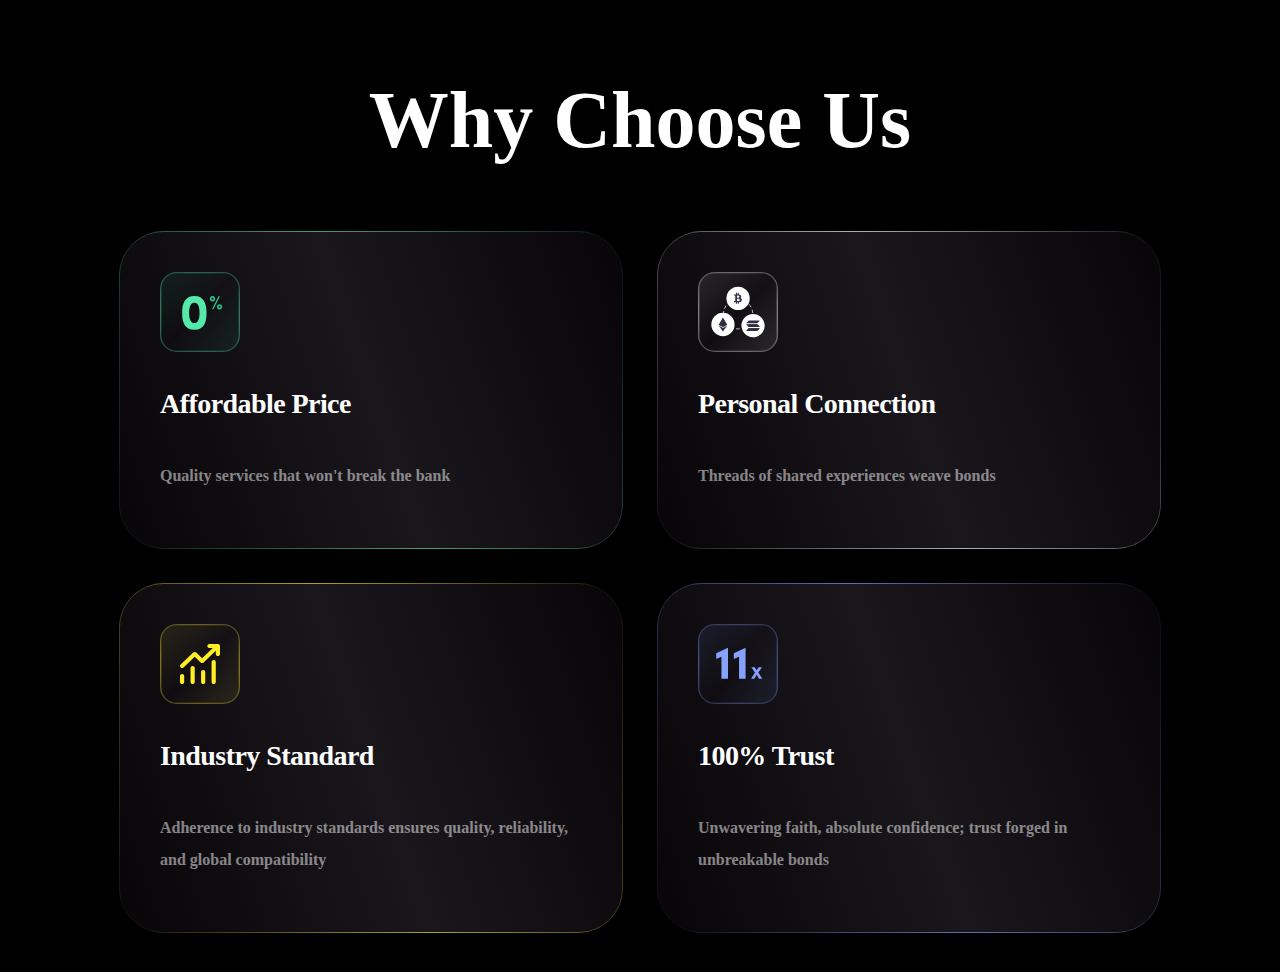
<file: service.html>
<!DOCTYPE html>
<html lang="en">
<head>
    <meta charset="UTF-8">
    <meta name="viewport" content="width=device-width, initial-scale=1.0">
    <title>RR-Service</title>
    <link rel="stylesheet" href="service.css">
</head>
<body>
    <div class="container">
        <p class="container-title">Why Choose Us<br></p>
      
        <div class="gradient-cards">
          <div class="card">
            <div class="container-card bg-green-box">
              <svg width="80" height="80" viewBox="0 0 120 120" fill="none" xmlns="http://www.w3.org/2000/svg">
                <rect x="1" y="1" width="118" height="118" rx="24" fill="url(#paint0_linear_1366_4547)" fill-opacity="0.15" stroke="url(#paint1_radial_1366_4547)" stroke-width="2"></rect>
                <path d="M33.2182 61.4C33.2182 75.425 37.2682 86.75 51.5932 86.75C65.9182 86.75 69.8182 75.425 69.8182 61.4C69.8182 47.225 65.9182 35.9 51.5932 35.9C37.2682 35.9 33.2182 47.225 33.2182 61.4ZM43.7182 61.4C43.7182 53.075 45.5932 46.1 51.5932 46.1C57.5182 46.1 59.3182 53.075 59.3182 61.4C59.3182 69.65 57.5182 76.55 51.5932 76.55C45.5932 76.55 43.7182 69.65 43.7182 61.4Z" fill="#54E8A9"></path>
                <path d="M87.7143 36.35L78.0543 56H80.1243L89.7843 36.35H87.7143ZM74.6943 40.16C74.6943 42.44 76.4043 44.15 78.6843 44.15C80.9343 44.15 82.7043 42.44 82.7043 40.16C82.7043 37.91 80.9343 36.14 78.6843 36.14C76.4043 36.14 74.6943 37.91 74.6943 40.16ZM77.1243 40.16C77.1243 39.29 77.7543 38.57 78.6843 38.57C79.5543 38.57 80.2743 39.29 80.2743 40.16C80.2743 41.09 79.5543 41.72 78.6843 41.72C77.7543 41.72 77.1243 41.09 77.1243 40.16ZM85.3143 52.31C85.3143 54.59 87.0243 56.3 89.3043 56.3C91.5543 56.3 93.3243 54.59 93.3243 52.31C93.3243 50.06 91.5543 48.29 89.3043 48.29C87.0243 48.29 85.3143 50.06 85.3143 52.31ZM87.7443 52.31C87.7443 51.44 88.3743 50.72 89.3043 50.72C90.1743 50.72 90.8943 51.44 90.8943 52.31C90.8943 53.24 90.1743 53.87 89.3043 53.87C88.3743 53.87 87.7443 53.24 87.7443 52.31Z" fill="#2FCB89"></path>
                <defs>
                  <linearGradient id="paint0_linear_1366_4547" x1="0.0063367" y1="0.168432" x2="120.853" y2="119.009" gradientUnits="userSpaceOnUse">
                    <stop stop-color="#2FCB89" stop-opacity="0.7"></stop>
                    <stop offset="0.489583" stop-color="#2FCB89" stop-opacity="0"></stop>
                    <stop offset="1" stop-color="#2FCB89" stop-opacity="0.7"></stop>
                  </linearGradient>
                  <radialGradient id="paint1_radial_1366_4547" cx="0" cy="0" r="1" gradientUnits="userSpaceOnUse" gradientTransform="translate(60 60) rotate(96.8574) scale(122.674 149.921)">
                    <stop stop-color="#54E8A9"></stop>
                    <stop offset="1" stop-color="#1A3E31" stop-opacity="0.2"></stop>
                  </radialGradient>
                </defs>
              </svg>
              <p class="card-title">Affordable Price</p>
              <p class="card-description">Quality services that won't break the bank</p>
            </div>
          </div>
      
          <div class="card">
            <div class="container-card bg-white-box">
              <svg width="80" height="80" viewBox="0 0 120 120" fill="none" xmlns="http://www.w3.org/2000/svg">
                <rect x="1" y="1" width="118" height="118" rx="24" fill="url(#paint0_linear_1366_4565)" fill-opacity="0.15" stroke="url(#paint1_radial_1366_4565)" stroke-width="2"></rect>
                <ellipse rx="21.9462" ry="22.2891" transform="matrix(0.964749 0.263173 -0.254526 0.967066 60.1463 63.0804)" stroke="white" stroke-width="1.00101" stroke-linecap="round" stroke-dasharray="4 5.01"></ellipse>
                <ellipse rx="17.4359" ry="17.5832" transform="matrix(-1 0 0 1 60.1466 39.5834)" fill="white"></ellipse>
                <path d="M63.5924 38.93C64.4717 38.4692 65.0312 37.6495 64.9014 36.2874C64.7314 34.4228 63.2378 33.7982 61.2597 33.624V31.0427H59.721V33.5522C59.3212 33.5522 58.9118 33.5626 58.5019 33.5725V31.0427H56.9631V33.624C56.3974 33.6416 55.7384 33.6328 53.876 33.624V35.3039C55.0905 35.282 55.7283 35.2019 55.8744 36.0003V43.0678C55.7815 43.7013 55.2869 43.6103 54.186 43.5905L53.8765 45.4649C56.682 45.4649 56.9641 45.4754 56.9641 45.4754V47.6858H58.5029V45.506C58.9224 45.5164 59.3319 45.5164 59.722 45.5164V47.6863H61.2607V45.4759C63.8385 45.3323 65.5619 44.6666 65.7917 42.1774C65.9713 40.1803 65.0526 39.2888 63.5935 38.9305L63.5924 38.93ZM58.5318 35.4167C59.4008 35.4167 62.1186 35.14 62.1186 36.9942C62.1186 38.7661 59.4008 38.5612 58.5318 38.5612V35.4167ZM58.5318 43.6004V40.1381C59.5708 40.1381 62.7528 39.8412 62.7528 41.869C62.7528 43.8256 59.5708 43.5999 58.5318 43.5999V43.6004Z" fill="#2E3042"></path>
                <path d="M82.5643 62.834C92.1944 62.834 100 70.7058 100 80.4172C100 90.1286 92.1944 98.0004 82.5643 98.0004C72.9342 98.0004 65.1284 90.1286 65.1284 80.4172C65.1284 70.7058 72.9342 62.834 82.5643 62.834ZM92.0516 84.2822H76.3964C76.2271 84.282 76.0646 84.3491 75.9441 84.469L72.8514 87.5626C72.8065 87.6073 72.7759 87.6645 72.7634 87.7269C72.751 87.7893 72.7573 87.854 72.7815 87.9128C72.8057 87.9716 72.8468 88.0217 72.8994 88.0568C72.9521 88.0919 73.0139 88.1104 73.077 88.1098H88.7323C88.9015 88.11 89.064 88.0429 89.1845 87.923L92.2772 84.8284C92.3217 84.7836 92.352 84.7264 92.3643 84.6642C92.3765 84.602 92.3701 84.5376 92.346 84.479C92.3218 84.4205 92.2809 84.3705 92.2285 84.3355C92.1761 84.3004 92.1145 84.2819 92.0516 84.2822ZM88.7323 78.4665H73.077L73.0029 78.4742C72.9476 78.487 72.8968 78.5146 72.8556 78.5539C72.8145 78.5933 72.7846 78.6431 72.769 78.6981C72.7534 78.7531 72.7527 78.8113 72.767 78.8666C72.7813 78.9219 72.8101 78.9724 72.8503 79.0127L75.9452 82.1074L76.0215 82.1733C76.1305 82.2502 76.2612 82.2942 76.3964 82.2942H92.0516L92.1257 82.2865C92.181 82.2737 92.2319 82.2462 92.273 82.2068C92.3141 82.1674 92.3441 82.1177 92.3596 82.0627C92.3752 82.0077 92.3759 81.9495 92.3616 81.8941C92.3473 81.8388 92.3185 81.7883 92.2783 81.748L89.1834 78.6534L89.1071 78.5874C88.9978 78.5086 88.8667 78.4663 88.7323 78.4665Z" fill="white"></path>
                <path d="M92.0507 84.5023H76.3954C76.2262 84.5022 76.0637 84.57 75.9432 84.6911L72.8505 87.8164C72.8056 87.8616 72.775 87.9194 72.7625 87.9825C72.75 88.0455 72.7563 88.1109 72.7806 88.1703C72.8048 88.2296 72.8458 88.2803 72.8985 88.3158C72.9511 88.3512 73.013 88.3699 73.0761 88.3693H88.7313C88.9006 88.3695 89.0631 88.3017 89.1836 88.1806L92.2763 85.0541C92.3208 85.0089 92.3511 84.9512 92.3633 84.8883C92.3756 84.8255 92.3692 84.7604 92.345 84.7012C92.3208 84.6421 92.2799 84.5916 92.2275 84.5562C92.1751 84.5208 92.1136 84.502 92.0507 84.5023ZM88.7313 78.627H73.0761L73.002 78.6347C72.9467 78.6477 72.8958 78.6755 72.8547 78.7152C72.8136 78.755 72.7836 78.8053 72.7681 78.8608C72.7525 78.9164 72.7518 78.9752 72.7661 79.0311C72.7804 79.087 72.8092 79.138 72.8494 79.1787L75.9443 82.3052L76.0206 82.3718C76.1295 82.4495 76.2603 82.4939 76.3954 82.4939H92.0507L92.1248 82.4861C92.1801 82.4732 92.2309 82.4454 92.2721 82.4056C92.3132 82.3659 92.3431 82.3156 92.3587 82.26C92.3743 82.2045 92.375 82.1457 92.3606 82.0898C92.3463 82.0338 92.3176 81.9829 92.2773 81.9421L89.1825 78.8157L89.1062 78.7491C88.9968 78.6694 88.8657 78.6267 88.7313 78.627ZM92.0507 72.8259H76.3954C76.2262 72.8258 76.0637 72.8936 75.9432 73.0147L72.8505 76.1411C72.806 76.1864 72.7757 76.2441 72.7634 76.3069C72.7512 76.3698 72.7576 76.4349 72.7817 76.4941C72.8059 76.5532 72.8468 76.6037 72.8992 76.6391C72.9516 76.6745 73.0132 76.6932 73.0761 76.6929H88.7313C88.9006 76.6931 89.0631 76.6253 89.1836 76.5042L92.2763 73.3788C92.3212 73.3336 92.3518 73.2758 92.3643 73.2128C92.3767 73.1498 92.3704 73.0844 92.3462 73.025C92.322 72.9656 92.2809 72.915 92.2283 72.8795C92.1756 72.844 92.1138 72.8254 92.0507 72.8259Z" fill="#2E3042"></path>
                <ellipse cx="37.4359" cy="78.7687" rx="17.4359" ry="17.5832" fill="white"></ellipse>
                <path d="M43.9081 78.9791L37.4362 82.8079L30.96 78.9791L37.4362 68.2188L43.9081 78.9791ZM37.4362 84.0374L30.96 80.2086L37.4362 89.3434L43.9124 80.2086L37.4362 84.0374Z" fill="#2E3042"></path>
                <defs>
                  <linearGradient id="paint0_linear_1366_4565" x1="0" y1="0" x2="120" y2="120" gradientUnits="userSpaceOnUse">
                    <stop stop-color="white" stop-opacity="0.7"></stop>
                    <stop offset="0.505208" stop-color="white" stop-opacity="0"></stop>
                    <stop offset="1" stop-color="white" stop-opacity="0.7"></stop>
                  </linearGradient>
                  <radialGradient id="paint1_radial_1366_4565" cx="0" cy="0" r="1" gradientUnits="userSpaceOnUse" gradientTransform="translate(60 60) rotate(96.8574) scale(122.674 149.921)">
                    <stop stop-color="white"></stop>
                    <stop offset="1" stop-color="#363437" stop-opacity="0.2"></stop>
                  </radialGradient>
                </defs>
              </svg>
              <p class="card-title">
                Personal Connection</p>
              <p class="card-description">Threads of shared experiences weave bonds</p>
            </div>
          </div>
      
          <div class="card">
            <div class="container-card bg-yellow-box">
              <svg width="80" height="80" viewBox="0 0 120 120" fill="none" xmlns="http://www.w3.org/2000/svg">
                <rect x="1" y="1" width="118" height="118" rx="24" fill="url(#paint0_linear_1366_4557)" fill-opacity="0.15" stroke="url(#paint1_radial_1366_4557)" stroke-width="2"></rect>
                <path d="M74.2105 36C73.373 36 72.5698 35.6839 71.9776 35.1213C71.3853 34.5587 71.0526 33.7956 71.0526 33C71.0526 32.2044 71.3853 31.4413 71.9776 30.8787C72.5698 30.3161 73.373 30 74.2105 30H86.8421C87.6796 30 88.4829 30.3161 89.0751 30.8787C89.6673 31.4413 90 32.2044 90 33V45C90 45.7956 89.6673 46.5587 89.0751 47.1213C88.4829 47.6839 87.6796 48 86.8421 48C86.0046 48 85.2014 47.6839 84.6091 47.1213C84.0169 46.5587 83.6842 45.7956 83.6842 45V40.242L65.3905 57.621C64.7983 58.1834 63.9953 58.4994 63.1579 58.4994C62.3205 58.4994 61.5175 58.1834 60.9253 57.621L52.1053 49.242L35.3905 65.121C34.7949 65.6675 33.9972 65.9699 33.1693 65.963C32.3413 65.9562 31.5492 65.6407 30.9637 65.0845C30.3782 64.5282 30.0461 63.7758 30.0389 62.9892C30.0317 62.2026 30.35 61.4448 30.9253 60.879L49.8726 42.879C50.4648 42.3166 51.2679 42.0006 52.1053 42.0006C52.9426 42.0006 53.7457 42.3166 54.3379 42.879L63.1579 51.258L79.219 36H74.2105ZM36.3158 78V87C36.3158 87.7957 35.9831 88.5587 35.3909 89.1213C34.7986 89.6839 33.9954 90 33.1579 90C32.3204 90 31.5171 89.6839 30.9249 89.1213C30.3327 88.5587 30 87.7957 30 87V78C30 77.2043 30.3327 76.4413 30.9249 75.8787C31.5171 75.3161 32.3204 75 33.1579 75C33.9954 75 34.7986 75.3161 35.3909 75.8787C35.9831 76.4413 36.3158 77.2043 36.3158 78ZM52.1053 66C52.1053 65.2043 51.7726 64.4413 51.1803 63.8787C50.5881 63.3161 49.7849 63 48.9474 63C48.1098 63 47.3066 63.3161 46.7144 63.8787C46.1222 64.4413 45.7895 65.2043 45.7895 66V87C45.7895 87.7957 46.1222 88.5587 46.7144 89.1213C47.3066 89.6839 48.1098 90 48.9474 90C49.7849 90 50.5881 89.6839 51.1803 89.1213C51.7726 88.5587 52.1053 87.7957 52.1053 87V66ZM64.7368 69C65.5744 69 66.3776 69.3161 66.9698 69.8787C67.562 70.4413 67.8947 71.2043 67.8947 72V87C67.8947 87.7957 67.562 88.5587 66.9698 89.1213C66.3776 89.6839 65.5744 90 64.7368 90C63.8993 90 63.0961 89.6839 62.5039 89.1213C61.9117 88.5587 61.5789 87.7957 61.5789 87V72C61.5789 71.2043 61.9117 70.4413 62.5039 69.8787C63.0961 69.3161 63.8993 69 64.7368 69ZM83.6842 57C83.6842 56.2044 83.3515 55.4413 82.7593 54.8787C82.1671 54.3161 81.3638 54 80.5263 54C79.6888 54 78.8856 54.3161 78.2933 54.8787C77.7011 55.4413 77.3684 56.2044 77.3684 57V87C77.3684 87.7957 77.7011 88.5587 78.2933 89.1213C78.8856 89.6839 79.6888 90 80.5263 90C81.3638 90 82.1671 89.6839 82.7593 89.1213C83.3515 88.5587 83.6842 87.7957 83.6842 87V57Z" fill="#FFEE24"></path>
                <defs>
                  <linearGradient id="paint0_linear_1366_4557" x1="-0.0208152" y1="-0.102528" x2="119.899" y2="119.817" gradientUnits="userSpaceOnUse">
                    <stop stop-color="#FFE34B" stop-opacity="0.7"></stop>
                    <stop offset="0.510417" stop-color="#FFE34B" stop-opacity="0"></stop>
                    <stop offset="1" stop-color="#FFE34B" stop-opacity="0.7"></stop>
                  </linearGradient>
                  <radialGradient id="paint1_radial_1366_4557" cx="0" cy="0" r="1" gradientUnits="userSpaceOnUse" gradientTransform="translate(60 60) rotate(96.8574) scale(122.674 149.921)">
                    <stop stop-color="#FFEE24"></stop>
                    <stop offset="1" stop-color="#302A1A" stop-opacity="0.2"></stop>
                  </radialGradient>
                </defs>
              </svg>
              <p class="card-title">
                Industry Standard</p>
              <p class="card-description">Adherence to industry standards ensures quality, reliability, and global compatibility</p>
            </div>
          </div>
      
          <div class="card">
            <div class="container-card bg-blue-box">
              <svg width="80" height="80" viewBox="0 0 120 120" fill="none" xmlns="http://www.w3.org/2000/svg">
                <rect x="1" y="1" width="118" height="118" rx="24" fill="url(#paint0_linear_1366_4582)" fill-opacity="0.15" stroke="url(#paint1_radial_1366_4582)" stroke-width="2"></rect>
                <path d="M90.9405 64.775L88.0155 69.55L85.1155 64.775H80.0655L85.5155 72.85L79.5905 82H84.4905L88.0155 76.175L91.5155 82H96.4405L90.4905 72.85L95.9405 64.775H90.9405Z" fill="#87A1FF"></path>
                <path d="M44.9833 35.52L27.3433 43.92V52.53L35.1833 49.17V82H44.9833V35.52ZM71.37 35.52L53.73 43.92V52.53L61.57 49.17V82H71.37V35.52Z" fill="#87A1FF"></path>
                <defs>
                  <linearGradient id="paint0_linear_1366_4582" x1="120.194" y1="119.827" x2="-13.1225" y2="17.1841" gradientUnits="userSpaceOnUse">
                    <stop stop-color="#61A0FF" stop-opacity="0.7"></stop>
                    <stop offset="0.489583" stop-color="#61A0FF" stop-opacity="0"></stop>
                    <stop offset="1" stop-color="#61A0FF" stop-opacity="0.7"></stop>
                  </linearGradient>
                  <radialGradient id="paint1_radial_1366_4582" cx="0" cy="0" r="1" gradientUnits="userSpaceOnUse" gradientTransform="translate(60 60) rotate(96.8574) scale(122.674 149.921)">
                    <stop stop-color="#87A1FF"></stop>
                    <stop offset="1" stop-color="#16161D" stop-opacity="0.2"></stop>
                  </radialGradient>
                </defs>
              </svg>
              <p class="card-title">100% Trust</p>
              <p class="card-description">Unwavering faith, absolute confidence; trust forged in unbreakable bonds</p>
            </div>
          </div>
        </div>
      </div>
</body>
</html>
</file>
<file: service.css>
body {
  background-color: black;
}

.container {
  width: 1400px !important;
  padding: 0 !important;
  margin-right: auto;
  margin-left: auto;
}
@media screen and (min-width: 992px) and (max-width: 1439px) {
  .container {
    max-width: 1279px !important;
    padding: 0 !important;
    margin: 0 80px !important;
    width: auto !important;
  }
}
@media screen and (max-width: 991px) {
  .container {
    max-width: 959px !important;
    margin: 0 16px !important;
    padding: 0 !important;
    width: auto !important;
  }
}

.gradient-cards {
  display: grid;
  grid-template-columns: repeat(2, 1fr);
  gap: 32px;
  padding: 30px;
}
@media screen and (max-width: 991px) {
  .gradient-cards {
    grid-template-columns: 1fr;
  }
}

.container-title {
  text-align: center;
  padding: 0 !important;
  margin-bottom: 40px;
  font-size: 80px;
  color: #fff;
  font-weight: 800;
  line-height: 80px;
}

.card {
  max-width: 550px;
  border: 0;
  width: 100%;
  margin-inline: auto;
}

.container-card {
  position: relative;
  border: 2px solid transparent;
  background: linear-gradient(71deg, #080509, #1a171c, #080509);
  background-clip: padding-box;
  border-radius: 45px;
  padding: 40px;
}
.container-card img {
  margin-bottom: 32px;
}

.bg-green-box,
.bg-white-box,
.bg-yellow-box,
.bg-blue-box {
  position: relative;
}

.bg-green-box::after,
.bg-white-box::after,
.bg-yellow-box::after,
.bg-blue-box::after {
  position: absolute;
  top: -1px;
  bottom: -1px;
  left: -1px;
  right: -1px;
  content: "";
  z-index: -1;
  border-radius: 45px;
}

.bg-green-box::after {
  background: linear-gradient(71deg, #0d1212, #3da077, #0d1212);
}

.bg-white-box::after {
  background: linear-gradient(71deg, #121013, #b0afb0, #121013);
}

.bg-yellow-box::after {
  background: linear-gradient(71deg, #110e0e, #afa220, #110e0e);
}

.bg-blue-box::after {
  background: linear-gradient(71deg, #0c0a0e, #5f6fad, #0c0a0e);
}

.card-title {
  font-weight: 800;
  color: white;
  letter-spacing: -0.02em;
  line-height: 40px;
  font-style: normal;
  font-size: 28px;
  padding-bottom: 8px;
}

.card-description {
  font-weight: 600;
  line-height: 32px;
  color: rgba(255, 255, 255, 0.5);
  font-size: 16px;
  max-width: 470px;
}
</file>
